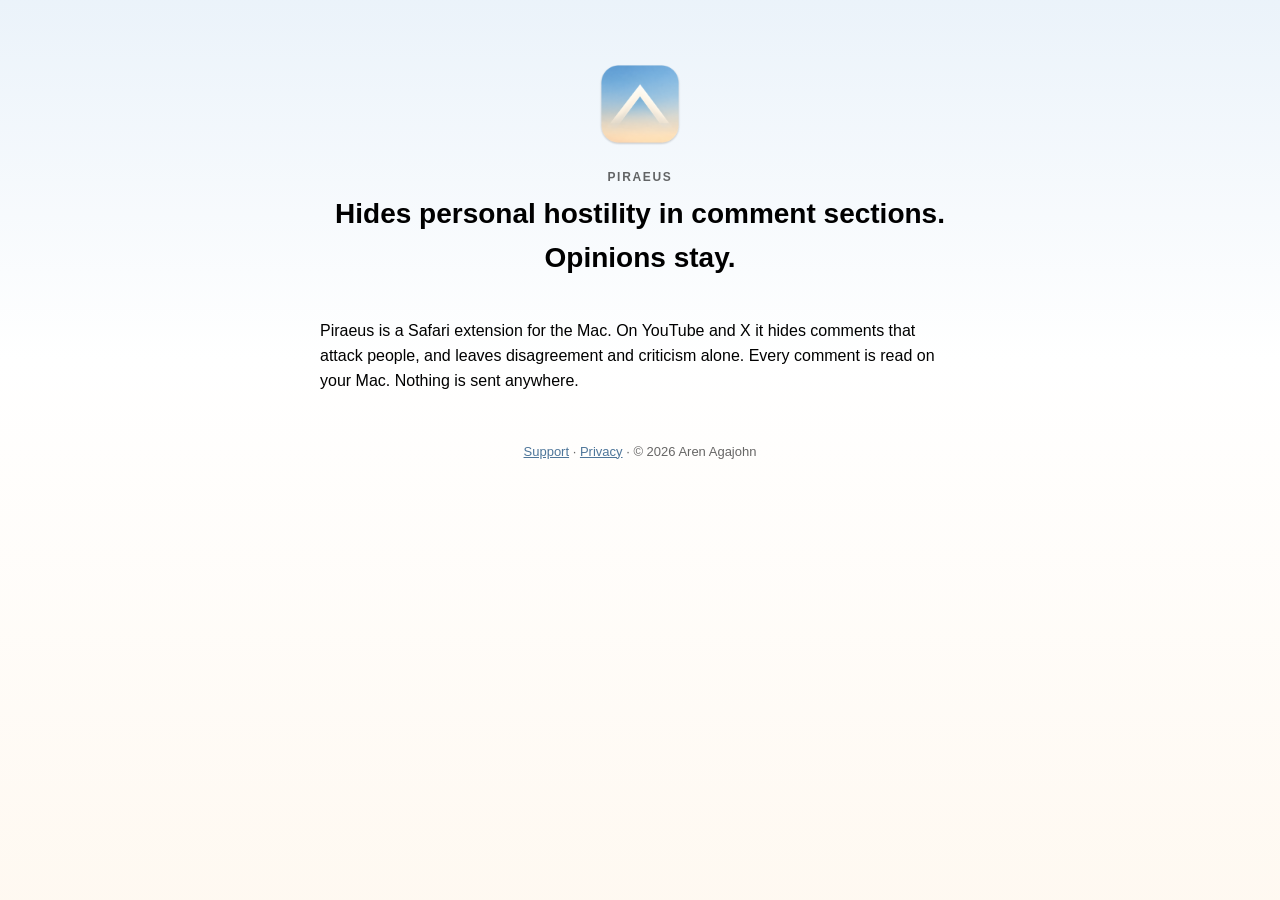
<file: index.html>
<!DOCTYPE html>
<html lang="en">
<head>
    <meta charset="utf-8">
    <meta name="viewport" content="width=device-width, initial-scale=1">
    <title>Piraeus</title>
    <link rel="stylesheet" href="style.css">
</head>
<body>
<main>
    <header>
        <img src="icon.png" alt="">
        <div class="name">PIRAEUS</div>
        <h1>Hides personal hostility in comment sections. Opinions stay.</h1>
    </header>

    <p>Piraeus is a Safari extension for the Mac. On YouTube and X it hides comments that attack people, and leaves disagreement and criticism alone. Every comment is read on your Mac. Nothing is sent anywhere.</p>

    <footer><a href="support.html">Support</a> · <a href="privacy.html">Privacy</a> · © 2026 Aren Agajohn</footer>
</main>
</body>
</html>
</file>
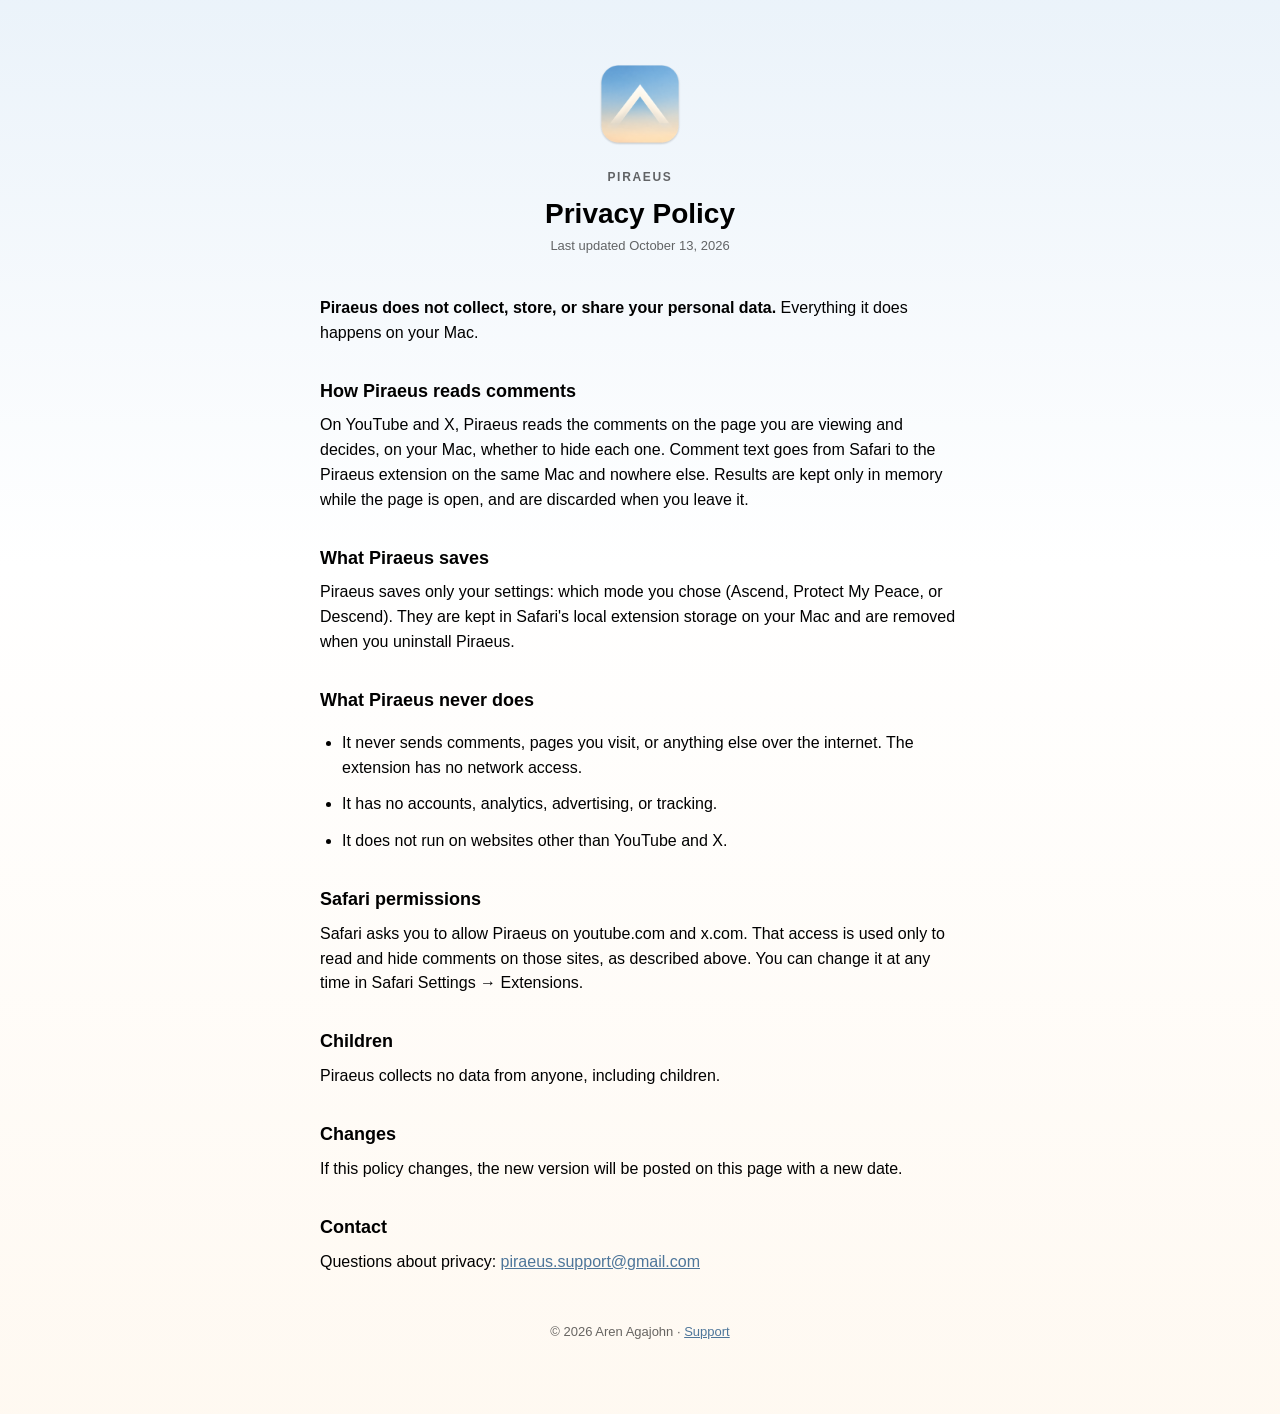
<file: privacy.html>
<!DOCTYPE html>
<html lang="en">
<head>
    <meta charset="utf-8">
    <meta name="viewport" content="width=device-width, initial-scale=1">
    <title>Privacy Policy · Piraeus</title>
    <link rel="stylesheet" href="style.css">
</head>
<body>
<main>
    <header>
        <img src="icon.png" alt="">
        <div class="name"><a href="index.html">PIRAEUS</a></div>
        <h1>Privacy Policy</h1>
        <p class="updated">Last updated October 13, 2026</p>
    </header>

    <p><strong>Piraeus does not collect, store, or share your personal data.</strong> Everything it does happens on your Mac.</p>

    <h2>How Piraeus reads comments</h2>
    <p>On YouTube and X, Piraeus reads the comments on the page you are viewing and decides, on your Mac, whether to hide each one. Comment text goes from Safari to the Piraeus extension on the same Mac and nowhere else. Results are kept only in memory while the page is open, and are discarded when you leave it.</p>

    <h2>What Piraeus saves</h2>
    <p>Piraeus saves only your settings: which mode you chose (Ascend, Protect My Peace, or Descend). They are kept in Safari's local extension storage on your Mac and are removed when you uninstall Piraeus.</p>

    <h2>What Piraeus never does</h2>
    <ul>
        <li>It never sends comments, pages you visit, or anything else over the internet. The extension has no network access.</li>
        <li>It has no accounts, analytics, advertising, or tracking.</li>
        <li>It does not run on websites other than YouTube and X.</li>
    </ul>

    <h2>Safari permissions</h2>
    <p>Safari asks you to allow Piraeus on youtube.com and x.com. That access is used only to read and hide comments on those sites, as described above. You can change it at any time in Safari Settings → Extensions.</p>

    <h2>Children</h2>
    <p>Piraeus collects no data from anyone, including children.</p>

    <h2>Changes</h2>
    <p>If this policy changes, the new version will be posted on this page with a new date.</p>

    <h2>Contact</h2>
    <p>Questions about privacy: <a href="mailto:piraeus.support@gmail.com">piraeus.support@gmail.com</a></p>

    <footer>© 2026 Aren Agajohn · <a href="support.html">Support</a></footer>
</main>
</body>
</html>
</file>
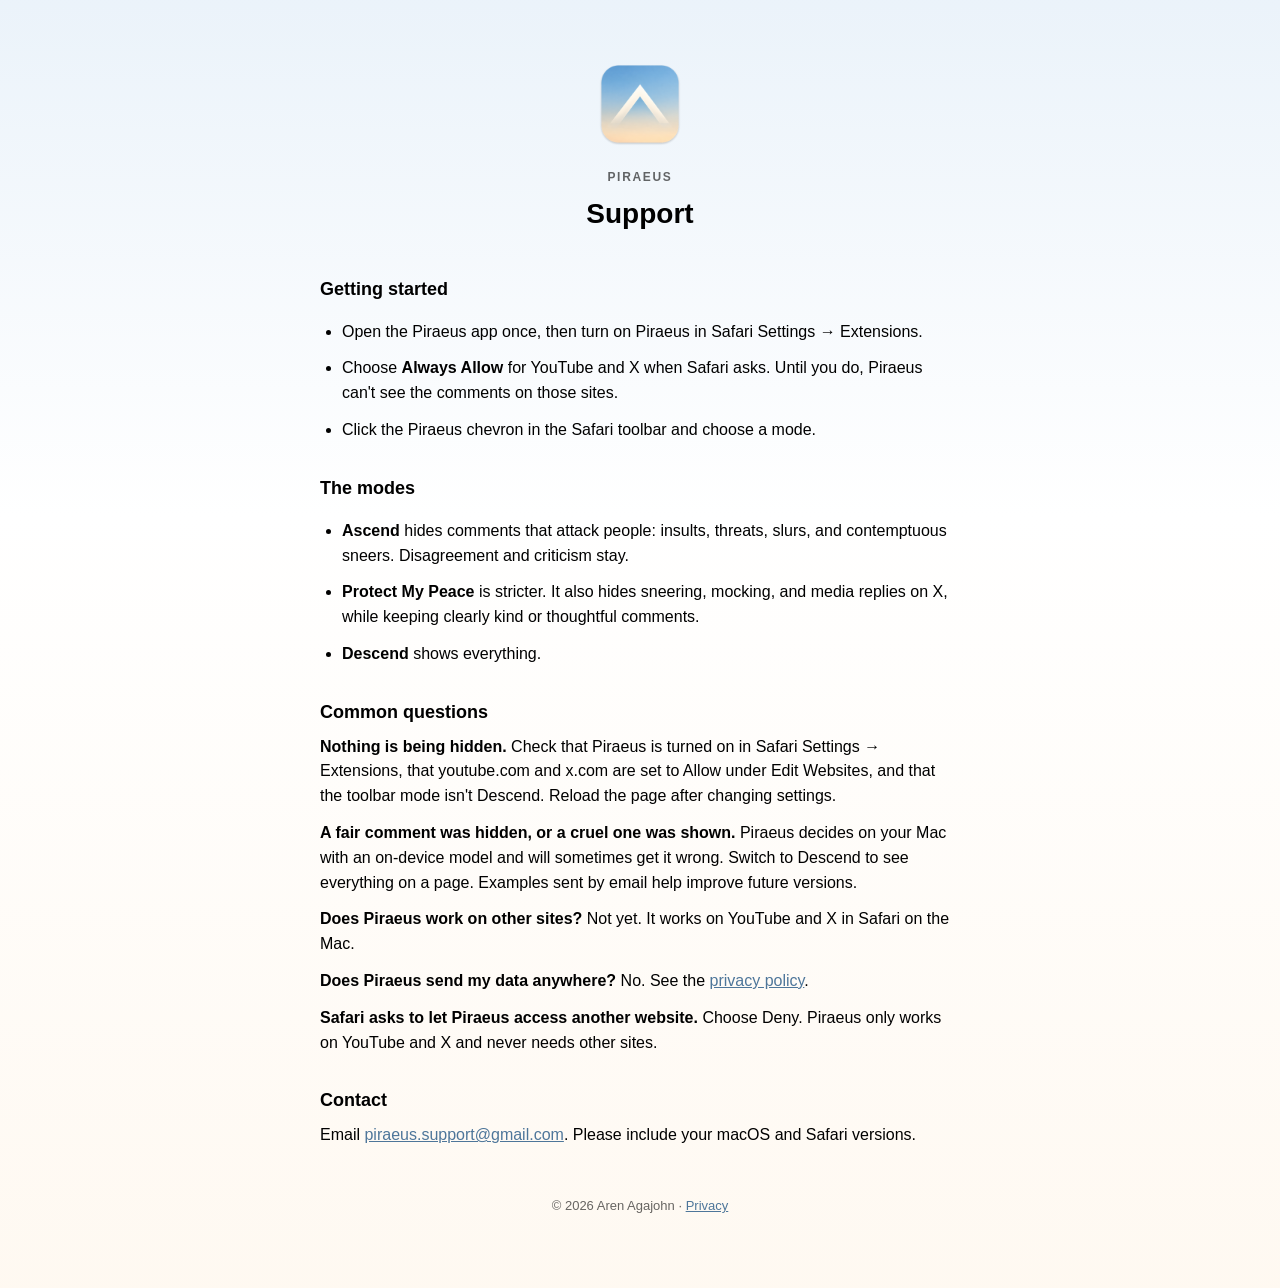
<file: support.html>
<!DOCTYPE html>
<html lang="en">
<head>
    <meta charset="utf-8">
    <meta name="viewport" content="width=device-width, initial-scale=1">
    <title>Support · Piraeus</title>
    <link rel="stylesheet" href="style.css">
</head>
<body>
<main>
    <header>
        <img src="icon.png" alt="">
        <div class="name"><a href="index.html">PIRAEUS</a></div>
        <h1>Support</h1>
    </header>

    <h2>Getting started</h2>
    <ul>
        <li>Open the Piraeus app once, then turn on Piraeus in Safari Settings → Extensions.</li>
        <li>Choose <strong>Always Allow</strong> for YouTube and X when Safari asks. Until you do, Piraeus can't see the comments on those sites.</li>
        <li>Click the Piraeus chevron in the Safari toolbar and choose a mode.</li>
    </ul>

    <h2>The modes</h2>
    <ul>
        <li><strong>Ascend</strong> hides comments that attack people: insults, threats, slurs, and contemptuous sneers. Disagreement and criticism stay.</li>
        <li><strong>Protect My Peace</strong> is stricter. It also hides sneering, mocking, and media replies on X, while keeping clearly kind or thoughtful comments.</li>
        <li><strong>Descend</strong> shows everything.</li>
    </ul>

    <h2>Common questions</h2>
    <p><strong>Nothing is being hidden.</strong> Check that Piraeus is turned on in Safari Settings → Extensions, that youtube.com and x.com are set to Allow under Edit Websites, and that the toolbar mode isn't Descend. Reload the page after changing settings.</p>
    <p><strong>A fair comment was hidden, or a cruel one was shown.</strong> Piraeus decides on your Mac with an on-device model and will sometimes get it wrong. Switch to Descend to see everything on a page. Examples sent by email help improve future versions.</p>
    <p><strong>Does Piraeus work on other sites?</strong> Not yet. It works on YouTube and X in Safari on the Mac.</p>
    <p><strong>Does Piraeus send my data anywhere?</strong> No. See the <a href="privacy.html">privacy policy</a>.</p>

    <p><strong>Safari asks to let Piraeus access another website.</strong> Choose Deny. Piraeus only works on YouTube and X and never needs other sites.</p>

    <h2>Contact</h2>
    <p>Email <a href="mailto:piraeus.support@gmail.com">piraeus.support@gmail.com</a>. Please include your macOS and Safari versions.</p>

    <footer>© 2026 Aren Agajohn · <a href="privacy.html">Privacy</a></footer>
</main>
</body>
</html>
</file>
<file: style.css>
:root {
    color-scheme: light dark;

    /* Same sky-to-dawn colors as the app icon and onboarding window. */
    --sky: #6fa8dc;
    --dawn: #fde3c0;
}

body {
    margin: 0;
    min-height: 100vh;
    background: linear-gradient(180deg,
        color-mix(in srgb, var(--sky) 14%, Canvas),
        Canvas 40%,
        color-mix(in srgb, var(--dawn) 22%, Canvas));
    color: CanvasText;
    font: 16px/1.55 -apple-system, BlinkMacSystemFont, "SF Pro Text", "Helvetica Neue", sans-serif;
}

main {
    max-width: 640px;
    margin: 0 auto;
    padding: 56px 24px 72px;
}

header {
    text-align: center;
    margin-bottom: 40px;
}

header img {
    width: 96px;
    height: 96px;
}

.name {
    margin-top: 8px;
    color: color-mix(in srgb, CanvasText 60%, transparent);
    font-size: 12px;
    font-weight: 600;
    letter-spacing: 0.14em;
}

.name a {
    color: inherit;
    text-decoration: none;
}

h1 {
    margin: 6px 0 0;
    font-size: 28px;
    font-weight: 600;
}

h2 {
    margin: 32px 0 8px;
    font-size: 18px;
    font-weight: 600;
}

p, li {
    margin: 0 0 12px;
}

ul {
    padding-left: 22px;
}

a {
    color: color-mix(in srgb, var(--sky) 70%, CanvasText);
}

.updated, footer {
    color: color-mix(in srgb, CanvasText 60%, transparent);
    font-size: 13px;
}

footer {
    margin-top: 48px;
    text-align: center;
}
</file>
